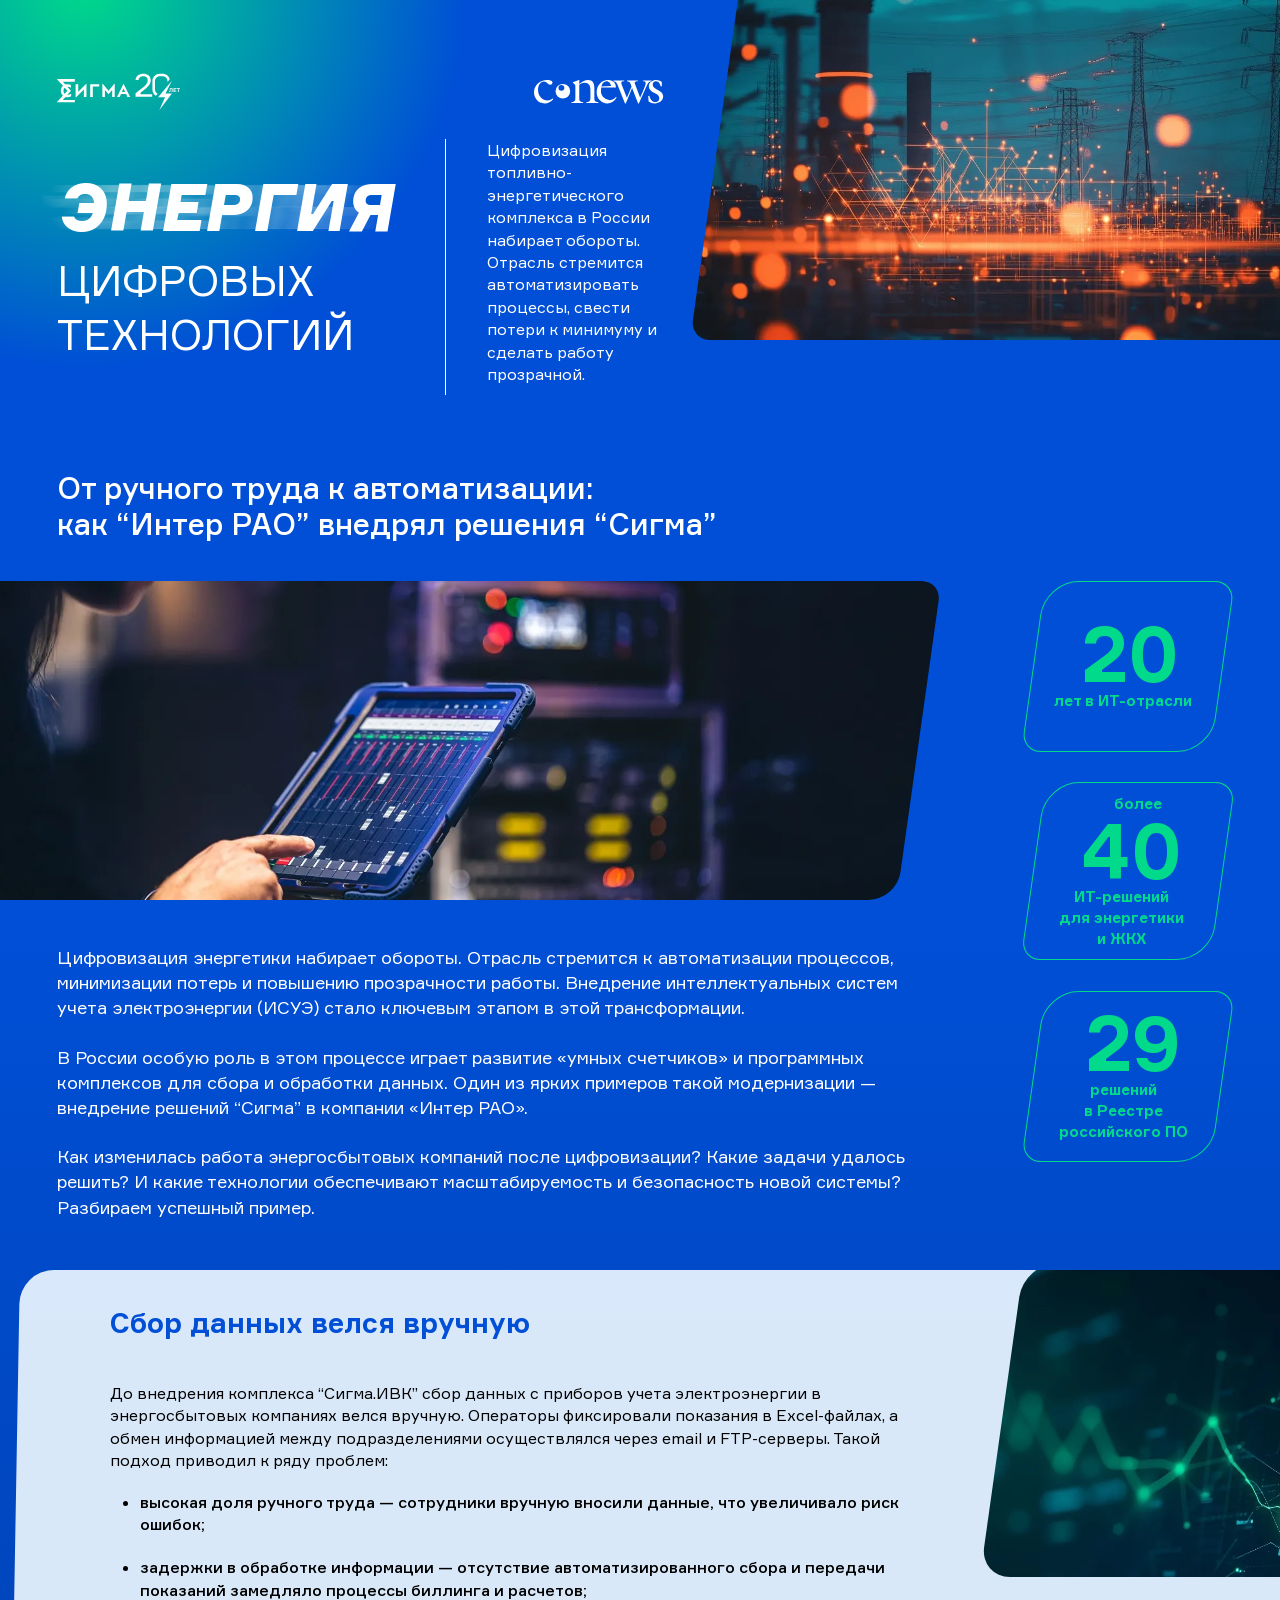
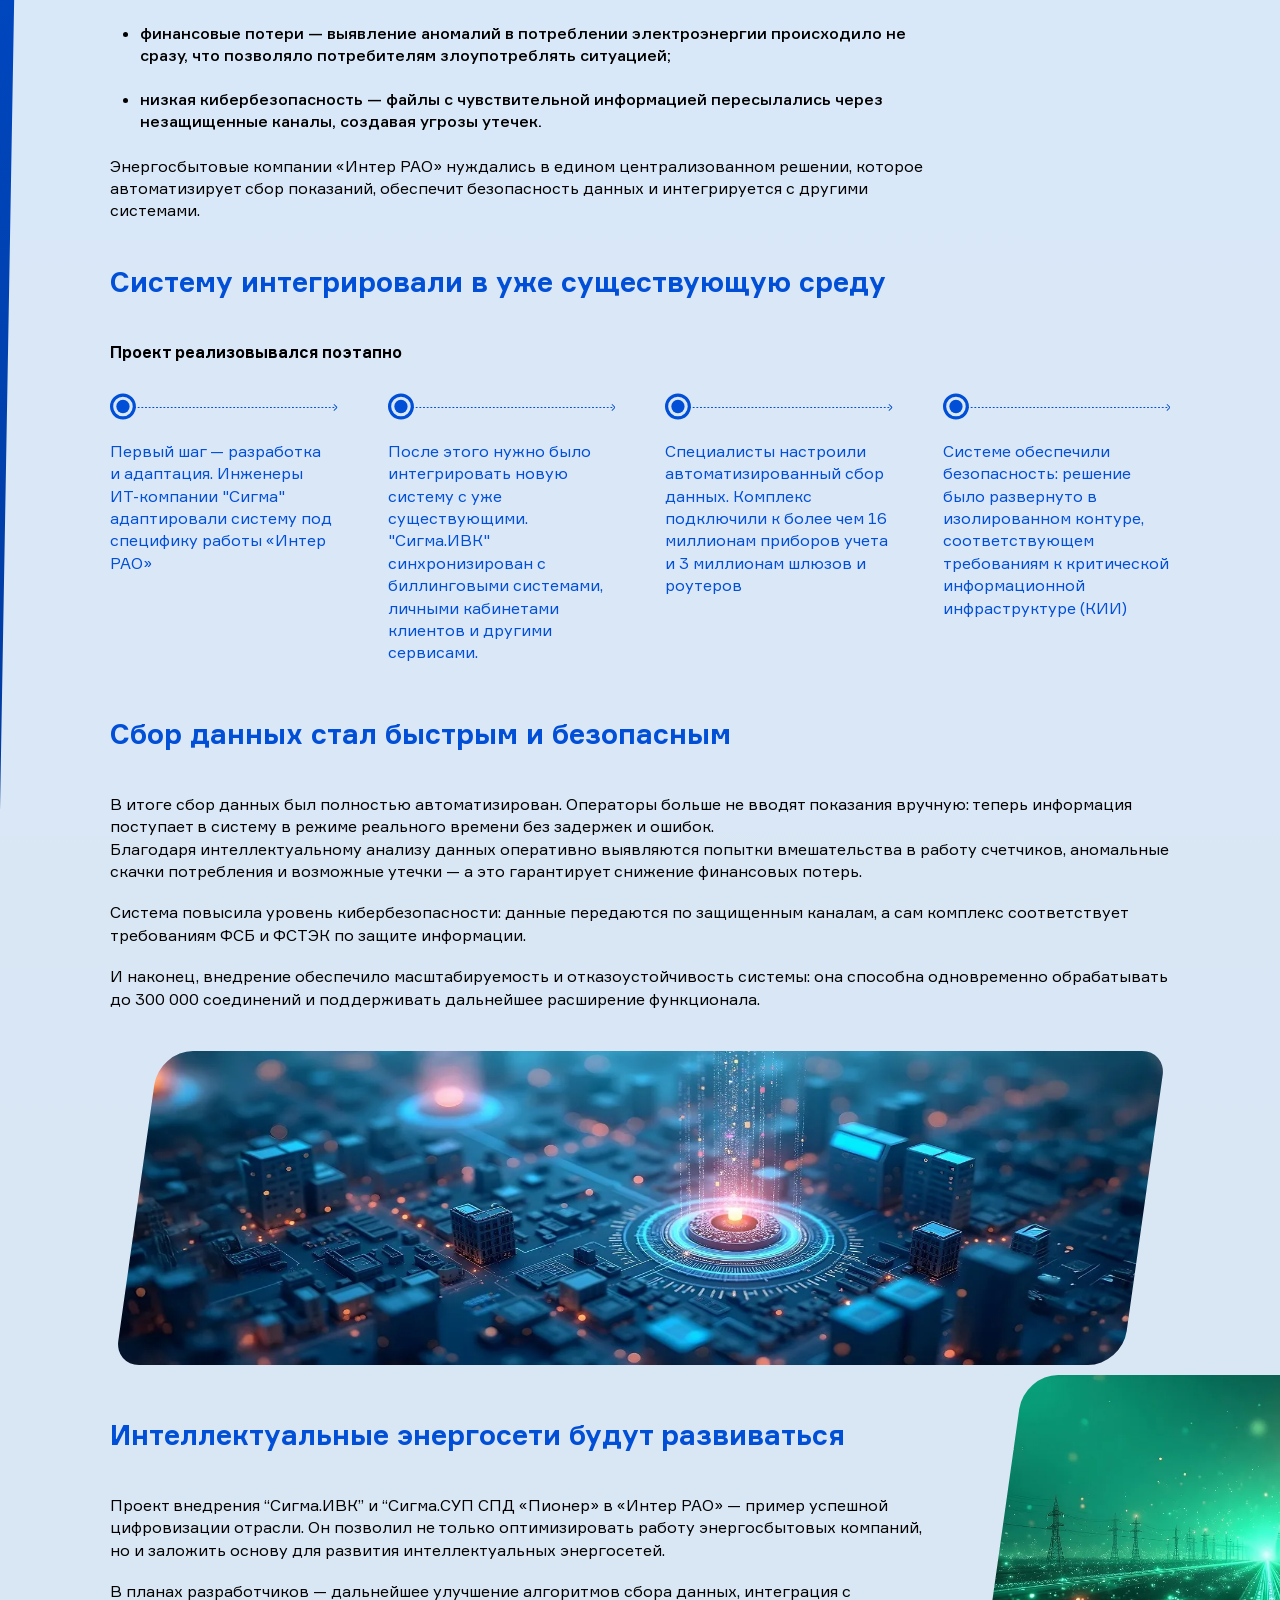
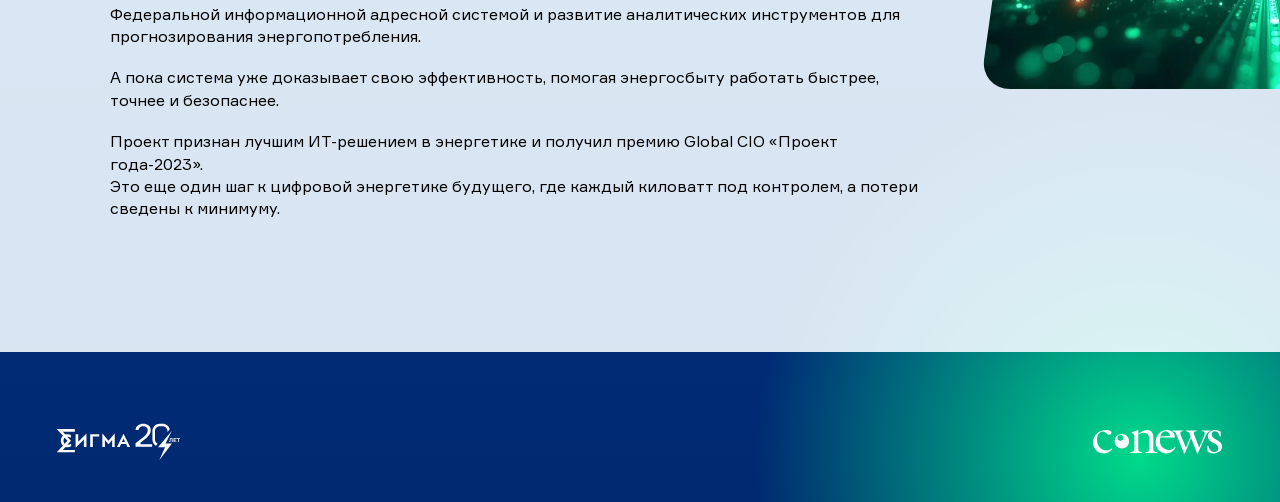
<file: public/article.html>
<!DOCTYPE html>
<html lang="ru">
  <head>
    <meta charset="UTF-8">
    <meta name="viewport" content="width=device-width, initial-scale=1.0">
    <meta name="description" content="C3Solutions">
    <meta name="keywords" content="">
    <link href="css/main.min.css" rel="stylesheet" type="text/css">
    <title>Сигма статья</title>
  </head>
  <body>
    <header class="header header--blob-position">
      <div class="header__blob blob"></div>
      <div class="header__outer">
        <div class="container header__container">
          <div class="header__wrapper">
            <div class="header__logos"><a class="header__logo-sigma" href="#" target="_blank">
                <svg width="123" height="40">
                  <use xlink:href="./images/sprite.svg#logo-sigma"></use>
                </svg></a><a class="header__logo-cnews" href="#" target="_blank">
                <svg width="130" height="24">
                  <use xlink:href="./images/sprite.svg#logo-cnews"></use>
                </svg></a></div>
            <div class="header__content">
              <div class="header__title">
                <p class="header__title-shadow"><span class="split-title">Энергия</span><img src="./images/title-shadow.png" alt="Энергия"></p>
                <p>цифровых технологий</p>
              </div>
              <div class="header__text">
                Цифровизация топливно-энергетического комплекса в&nbsp;России набирает обороты. Отрасль стремится автоматизировать
                процессы, свести потери к минимуму и сделать работу прозрачной.
              </div>
            </div>
          </div>
          <div class="header__image-wrapper">
            <picture>
              <source srcset="./images/hero-bg.webp 1x, ./images/hero-bg@2x.webp 2x" type="image/webp">
              <source srcset="./images/hero-bg.webp 1x, ./images/hero-bg@2x.webp 2x" type="image/webp"><img class="header__image" src="./images/hero-bg.jpg" srcset="./images/hero-bg.jpg 1x, ./images/hero-bg@2x.jpg 2x" alt="">
            </picture>
          </div>
        </div>
      </div>
    </header>
    <main class="main">
      <section class="article">
        <div class="article__blob blob"></div>
        <div class="container">
          <h2 class="article__title">От ручного труда к автоматизации: <br> как “Интер РАО” внедрял решения “Сигма”</h2>
          <div class="article-advantages">
            <div class="article-advantages__content">
              <div class="article-advantages__image-wrapper">
                <picture>
                  <source srcset="./images/article/1.webp 1x, ./images/article/1@2x.webp 2x" type="image/webp">
                  <source srcset="./images/article/1.webp 1x, ./images/article/1@2x.webp 2x" type="image/webp"><img class="article-advantages__image" src="./images/article/1.jpg" srcset="./images/article/1.jpg 1x, ./images/article/1@2x.jpg 2x" alt="">
                </picture>
              </div>
              <div class="article-advantages__text">
                <p>
                  Цифровизация энергетики набирает обороты. Отрасль стремится к автоматизации процессов, минимизации потерь и повышению
                  прозрачности работы. Внедрение интеллектуальных систем учета электроэнергии (ИСУЭ) стало ключевым
                  этапом в этой трансформации.
                </p>
                <p>
                  В России особую роль в этом процессе играет развитие «умных счетчиков» и программных комплексов для сбора и обработки
                  данных. Один из ярких примеров такой модернизации — внедрение решений “Сигма” в компании «Интер РАО».
                </p>
                <p>
                  Как изменилась работа энергосбытовых компаний после цифровизации? Какие задачи удалось решить? И какие технологии
                  обеспечивают масштабируемость и безопасность новой системы? Разбираем успешный пример.
                </p>
              </div>
            </div>
            <div class="article-advantages__sticky">
              <div class="article-advantages__items">
                <div class="advantages-card">
                  <div class="advantages-card__number">20</div>
                  <div class="advantages-card__text">лет в ИТ-отрасли</div>
                </div>
                <div class="advantages-card">
                  <div class="advantages-card__text">более</div>
                  <div class="advantages-card__number">40</div>
                  <div class="advantages-card__text">ИТ-решений для&nbsp;энергетики и&nbsp;ЖКХ</div>
                </div>
                <div class="advantages-card">
                  <div class="advantages-card__number">29</div>
                  <div class="advantages-card__text">решений в&nbsp;Реестре российского ПО</div>
                </div>
              </div>
            </div>
          </div>
        </div>
        <div class="article__skewed">
          <div class="container article__skewed-container">
            <div class="side-image">
              <div class="side-image__content">
                <h2 class="article__subtitle">Сбор данных велся вручную</h2>
                <p>
                  До внедрения комплекса “Сигма.ИВК” сбор данных с приборов учета электроэнергии в энергосбытовых компаниях велся вручную.
                  Операторы фиксировали показания в Excel-файлах, а обмен информацией между подразделениями осуществлялся через email и
                  FTP-серверы. Такой подход приводил к ряду проблем:
                </p>
                <ul>
                  <li>высокая доля ручного труда — сотрудники вручную вносили данные, что увеличивало риск ошибок;</li>
                  <li>
                    задержки в обработке информации — отсутствие автоматизированного сбора и передачи показаний замедляло
                    процессы биллинга и расчетов;
                  </li>
                  <li>
                    финансовые потери — выявление аномалий в потреблении электроэнергии происходило не сразу, что позволяло
                    потребителям злоупотреблять ситуацией;
                  </li>
                  <li>низкая кибербезопасность — файлы с чувствительной информацией пересылались через незащищенные каналы, создавая угрозы утечек.</li>
                </ul>
                <p>
                  Энергосбытовые компании «Интер РАО» нуждались в едином централизованном решении, которое автоматизирует сбор показаний,
                  обеспечит безопасность данных и интегрируется с другими системами.
                </p>
                <h2 class="article__subtitle">Систему интегрировали в уже существующую среду</h2>
              </div>
              <div class="side-image__image-wrapper">
                <picture>
                  <source srcset="./images/article/2.webp 1x, ./images/article/2@2x.webp 2x" type="image/webp">
                  <source srcset="./images/article/2.webp 1x, ./images/article/2@2x.webp 2x" type="image/webp"><img class="side-image__image" src="./images/article/2.jpg" srcset="./images/article/2.jpg 1x, ./images/article/2@2x.jpg 2x" alt="">
                </picture>
              </div>
            </div>
            <div class="steps">
              <div class="steps__title">Проект реализовывался поэтапно</div>
              <div class="steps__wrapper">
                <div class="steps__item">
                  <svg class="steps__icon">
                    <use xlink:href="./images/sprite.svg#dot-arrow"></use>
                  </svg>
                  <div class="steps__text">Первый шаг — разработка и&nbsp;адаптация. Инженеры <span style="white-space: nowrap;">ИТ-компании</span> "Сигма" адаптировали систему под специфику работы «Интер РАО»</div>
                </div>
                <div class="steps__item">
                  <svg class="steps__icon">
                    <use xlink:href="./images/sprite.svg#dot-arrow"></use>
                  </svg>
                  <div class="steps__text">
                    После этого нужно было интегрировать новую систему с уже существующими. "Сигма.ИВК" синхронизирован с биллинговыми
                    системами, личными кабинетами клиентов и другими сервисами.
                  </div>
                </div>
                <div class="steps__item">
                  <svg class="steps__icon">
                    <use xlink:href="./images/sprite.svg#dot-arrow"></use>
                  </svg>
                  <div class="steps__text">
                    Специалисты настроили автоматизированный сбор данных. Комплекс подключили к более чем 16 миллионам приборов
                    учета и 3 миллионам шлюзов и роутеров
                  </div>
                </div>
                <div class="steps__item">
                  <svg class="steps__icon">
                    <use xlink:href="./images/sprite.svg#dot-arrow"></use>
                  </svg>
                  <div class="steps__text">
                    Системе обеспечили безопасность: решение было развернуто в изолированном контуре, соответствующем требованиям
                    к критической информационной инфраструктуре (КИИ)
                  </div>
                </div>
              </div>
            </div>
            <h2 class="article__subtitle">Сбор данных стал быстрым и безопасным</h2>
            <p>
              В итоге сбор данных был полностью автоматизирован. Операторы больше не вводят показания вручную: теперь информация поступает
              в систему в режиме реального времени без задержек и ошибок. <br>
              Благодаря интеллектуальному анализу данных оперативно выявляются попытки вмешательства в работу счетчиков, аномальные
              скачки потребления и возможные утечки — а это гарантирует снижение финансовых потерь.
            </p>
            <p>
              Система повысила уровень кибербезопасности: данные передаются по защищенным каналам, а сам комплекс соответствует требованиям
              ФСБ и&nbsp;ФСТЭК по защите информации.
            </p>
            <p>
              И наконец, внедрение обеспечило масштабируемость и отказоустойчивость системы: она способна одновременно обрабатывать до
              300 000 соединений и поддерживать дальнейшее расширение функционала.
            </p>
            <div class="article__image-wrapper">
              <picture>
                <source srcset="./images/article/3.webp 1x, ./images/article/3@2x.webp 2x" type="image/webp">
                <source srcset="./images/article/3.webp 1x, ./images/article/3@2x.webp 2x" type="image/webp"><img class="article__image" src="./images/article/3.jpg" srcset="./images/article/3.jpg 1x, ./images/article/3@2x.jpg 2x" alt="">
              </picture>
            </div>
            <div class="side-image">
              <div class="side-image__content">
                <h2 class="article__subtitle">Интеллектуальные энергосети будут развиваться</h2>
                <p>
                  Проект внедрения “Сигма.ИВК” и “Сигма.СУП СПД «Пионер» в «Интер РАО» — пример успешной цифровизации&nbsp;отрасли.
                  Он позволил не только оптимизировать работу энергосбытовых компаний, но&nbsp;и&nbsp;заложить основу для развития
                  интеллектуальных энергосетей.
                </p>
                <p>
                  В планах разработчиков — дальнейшее улучшение алгоритмов сбора данных, интеграция с Федеральной информационной адресной
                  системой и развитие аналитических инструментов для прогнозирования энергопотребления.
                </p>
                <p>А пока система уже доказывает свою эффективность, помогая энергосбыту работать быстрее, точнее и&nbsp;безопаснее.</p>
                <p>
                  Проект признан лучшим ИТ-решением в энергетике и получил премию Global CIO «Проект года-2023». <br>
                  Это еще один шаг к цифровой энергетике будущего, где каждый киловатт под контролем, а потери сведены к&nbsp;минимуму.
                </p>
              </div>
              <div class="side-image__image-wrapper">
                <picture>
                  <source srcset="./images/article/4.webp 1x, ./images/article/4@2x.webp 2x" type="image/webp">
                  <source srcset="./images/article/4.webp 1x, ./images/article/4@2x.webp 2x" type="image/webp"><img class="side-image__image" src="./images/article/4.jpg" srcset="./images/article/4.jpg 1x, ./images/article/4@2x.jpg 2x" alt="">
                </picture>
              </div>
            </div>
          </div>
        </div>
        <footer class="footer">
          <div class="container">
            <div class="footer__logos"><a class="footer__logo-sigma" href="#" target="_blank">
                <svg width="123" height="40">
                  <use xlink:href="./images/sprite.svg#logo-sigma"></use>
                </svg></a><a class="footer__logo-cnews" href="#" target="_blank">
                <svg width="130" height="24">
                  <use xlink:href="./images/sprite.svg#logo-cnews"></use>
                </svg></a></div>
          </div>
        </footer>
      </section>
    </main>
  </body>
  <script src="js/main.min.js" defer></script>
</html>
</file>
<file: public/css/main.min.css>
@charset "UTF-8";@font-face{font-family:swiper-icons;src:url('data:application/font-woff;charset=utf-8;base64, [base64]//wADZ2x5ZgAAAywAAADMAAAD2MHtryVoZWFkAAABbAAAADAAAAA2E2+eoWhoZWEAAAGcAAAAHwAAACQC9gDzaG10eAAAAigAAAAZAAAArgJkABFsb2NhAAAC0AAAAFoAAABaFQAUGG1heHAAAAG8AAAAHwAAACAAcABAbmFtZQAAA/gAAAE5AAACXvFdBwlwb3N0AAAFNAAAAGIAAACE5s74hXjaY2BkYGAAYpf5Hu/j+W2+MnAzMYDAzaX6QjD6/4//Bxj5GA8AuRwMYGkAPywL13jaY2BkYGA88P8Agx4j+/8fQDYfA1AEBWgDAIB2BOoAeNpjYGRgYNBh4GdgYgABEMnIABJzYNADCQAACWgAsQB42mNgYfzCOIGBlYGB0YcxjYGBwR1Kf2WQZGhhYGBiYGVmgAFGBiQQkOaawtDAoMBQxXjg/wEGPcYDDA4wNUA2CCgwsAAAO4EL6gAAeNpj2M0gyAACqxgGNWBkZ2D4/wMA+xkDdgAAAHjaY2BgYGaAYBkGRgYQiAHyGMF8FgYHIM3DwMHABGQrMOgyWDLEM1T9/w8UBfEMgLzE////P/5//f/V/xv+r4eaAAeMbAxwIUYmIMHEgKYAYjUcsDAwsLKxc3BycfPw8jEQA/[base64]/uznmfPFBNODM2K7MTQ45YEAZqGP81AmGGcF3iPqOop0r1SPTaTbVkfUe4HXj97wYE+yNwWYxwWu4v1ugWHgo3S1XdZEVqWM7ET0cfnLGxWfkgR42o2PvWrDMBSFj/IHLaF0zKjRgdiVMwScNRAoWUoH78Y2icB/yIY09An6AH2Bdu/UB+yxopYshQiEvnvu0dURgDt8QeC8PDw7Fpji3fEA4z/PEJ6YOB5hKh4dj3EvXhxPqH/SKUY3rJ7srZ4FZnh1PMAtPhwP6fl2PMJMPDgeQ4rY8YT6Gzao0eAEA409DuggmTnFnOcSCiEiLMgxCiTI6Cq5DZUd3Qmp10vO0LaLTd2cjN4fOumlc7lUYbSQcZFkutRG7g6JKZKy0RmdLY680CDnEJ+UMkpFFe1RN7nxdVpXrC4aTtnaurOnYercZg2YVmLN/d/gczfEimrE/fs/bOuq29Zmn8tloORaXgZgGa78yO9/cnXm2BpaGvq25Dv9S4E9+5SIc9PqupJKhYFSSl47+Qcr1mYNAAAAeNptw0cKwkAAAMDZJA8Q7OUJvkLsPfZ6zFVERPy8qHh2YER+3i/BP83vIBLLySsoKimrqKqpa2hp6+jq6RsYGhmbmJqZSy0sraxtbO3sHRydnEMU4uR6yx7JJXveP7WrDycAAAAAAAH//wACeNpjYGRgYOABYhkgZgJCZgZNBkYGLQZtIJsFLMYAAAw3ALgAeNolizEKgDAQBCchRbC2sFER0YD6qVQiBCv/H9ezGI6Z5XBAw8CBK/m5iQQVauVbXLnOrMZv2oLdKFa8Pjuru2hJzGabmOSLzNMzvutpB3N42mNgZGBg4GKQYzBhYMxJLMlj4GBgAYow/P/PAJJhLM6sSoWKfWCAAwDAjgbRAAB42mNgYGBkAIIbCZo5IPrmUn0hGA0AO8EFTQAA');font-weight:400;font-style:normal}:root{--swiper-theme-color:#007aff}:host{position:relative;display:block;margin-left:auto;margin-right:auto;z-index:1}.swiper{margin-left:auto;margin-right:auto;position:relative;overflow:hidden;list-style:none;padding:0;z-index:1;display:block}.swiper-vertical>.swiper-wrapper{flex-direction:column}.swiper-wrapper{position:relative;width:100%;height:100%;z-index:1;display:flex;transition-property:transform;transition-timing-function:var(--swiper-wrapper-transition-timing-function,initial);box-sizing:content-box}.swiper-android .swiper-slide,.swiper-ios .swiper-slide,.swiper-wrapper{transform:translate3d(0,0,0)}.swiper-horizontal{touch-action:pan-y}.swiper-vertical{touch-action:pan-x}.swiper-slide{flex-shrink:0;width:100%;height:100%;position:relative;transition-property:transform;display:block}.swiper-slide-invisible-blank{visibility:hidden}.swiper-autoheight,.swiper-autoheight .swiper-slide{height:auto}.swiper-autoheight .swiper-wrapper{align-items:flex-start;transition-property:transform,height}.swiper-backface-hidden .swiper-slide{transform:translateZ(0);-webkit-backface-visibility:hidden;backface-visibility:hidden}.swiper-3d.swiper-css-mode .swiper-wrapper{perspective:1200px}.swiper-3d .swiper-wrapper{transform-style:preserve-3d}.swiper-3d{perspective:1200px}.swiper-3d .swiper-cube-shadow,.swiper-3d .swiper-slide{transform-style:preserve-3d}.swiper-css-mode>.swiper-wrapper{overflow:auto;scrollbar-width:none;-ms-overflow-style:none}.swiper-css-mode>.swiper-wrapper::-webkit-scrollbar{display:none}.swiper-css-mode>.swiper-wrapper>.swiper-slide{scroll-snap-align:start start}.swiper-css-mode.swiper-horizontal>.swiper-wrapper{scroll-snap-type:x mandatory}.swiper-css-mode.swiper-vertical>.swiper-wrapper{scroll-snap-type:y mandatory}.swiper-css-mode.swiper-free-mode>.swiper-wrapper{scroll-snap-type:none}.swiper-css-mode.swiper-free-mode>.swiper-wrapper>.swiper-slide{scroll-snap-align:none}.swiper-css-mode.swiper-centered>.swiper-wrapper::before{content:'';flex-shrink:0;order:9999}.swiper-css-mode.swiper-centered>.swiper-wrapper>.swiper-slide{scroll-snap-align:center center;scroll-snap-stop:always}.swiper-css-mode.swiper-centered.swiper-horizontal>.swiper-wrapper>.swiper-slide:first-child{margin-inline-start:var(--swiper-centered-offset-before)}.swiper-css-mode.swiper-centered.swiper-horizontal>.swiper-wrapper::before{height:100%;min-height:1px;width:var(--swiper-centered-offset-after)}.swiper-css-mode.swiper-centered.swiper-vertical>.swiper-wrapper>.swiper-slide:first-child{margin-block-start:var(--swiper-centered-offset-before)}.swiper-css-mode.swiper-centered.swiper-vertical>.swiper-wrapper::before{width:100%;min-width:1px;height:var(--swiper-centered-offset-after)}.swiper-3d .swiper-slide-shadow,.swiper-3d .swiper-slide-shadow-bottom,.swiper-3d .swiper-slide-shadow-left,.swiper-3d .swiper-slide-shadow-right,.swiper-3d .swiper-slide-shadow-top{position:absolute;left:0;top:0;width:100%;height:100%;pointer-events:none;z-index:10}.swiper-3d .swiper-slide-shadow{background:rgba(0,0,0,.15)}.swiper-3d .swiper-slide-shadow-left{background-image:linear-gradient(to left,rgba(0,0,0,.5),rgba(0,0,0,0))}.swiper-3d .swiper-slide-shadow-right{background-image:linear-gradient(to right,rgba(0,0,0,.5),rgba(0,0,0,0))}.swiper-3d .swiper-slide-shadow-top{background-image:linear-gradient(to top,rgba(0,0,0,.5),rgba(0,0,0,0))}.swiper-3d .swiper-slide-shadow-bottom{background-image:linear-gradient(to bottom,rgba(0,0,0,.5),rgba(0,0,0,0))}.swiper-lazy-preloader{width:42px;height:42px;position:absolute;left:50%;top:50%;margin-left:-21px;margin-top:-21px;z-index:10;transform-origin:50%;box-sizing:border-box;border:4px solid var(--swiper-preloader-color,var(--swiper-theme-color));border-radius:50%;border-top-color:transparent}.swiper-watch-progress .swiper-slide-visible .swiper-lazy-preloader,.swiper:not(.swiper-watch-progress) .swiper-lazy-preloader{animation:swiper-preloader-spin 1s infinite linear}.swiper-lazy-preloader-white{--swiper-preloader-color:#fff}.swiper-lazy-preloader-black{--swiper-preloader-color:#000}@keyframes swiper-preloader-spin{0%{transform:rotate(0)}100%{transform:rotate(360deg)}}.swiper-virtual .swiper-slide{-webkit-backface-visibility:hidden;transform:translateZ(0)}.swiper-virtual.swiper-css-mode .swiper-wrapper::after{content:'';position:absolute;left:0;top:0;pointer-events:none}.swiper-virtual.swiper-css-mode.swiper-horizontal .swiper-wrapper::after{height:1px;width:var(--swiper-virtual-size)}.swiper-virtual.swiper-css-mode.swiper-vertical .swiper-wrapper::after{width:1px;height:var(--swiper-virtual-size)}:root{--swiper-navigation-size:44px}.swiper-button-next,.swiper-button-prev{position:absolute;top:var(--swiper-navigation-top-offset,50%);width:calc(var(--swiper-navigation-size)/ 44 * 27);height:var(--swiper-navigation-size);margin-top:calc(0px - (var(--swiper-navigation-size)/ 2));z-index:10;cursor:pointer;display:flex;align-items:center;justify-content:center;color:var(--swiper-navigation-color,var(--swiper-theme-color))}.swiper-button-next.swiper-button-disabled,.swiper-button-prev.swiper-button-disabled{opacity:.35;cursor:auto;pointer-events:none}.swiper-button-next.swiper-button-hidden,.swiper-button-prev.swiper-button-hidden{opacity:0;cursor:auto;pointer-events:none}.swiper-navigation-disabled .swiper-button-next,.swiper-navigation-disabled .swiper-button-prev{display:none!important}.swiper-button-next svg,.swiper-button-prev svg{width:100%;height:100%;object-fit:contain;transform-origin:center}.swiper-rtl .swiper-button-next svg,.swiper-rtl .swiper-button-prev svg{transform:rotate(180deg)}.swiper-button-prev,.swiper-rtl .swiper-button-next{left:var(--swiper-navigation-sides-offset,10px);right:auto}.swiper-button-next,.swiper-rtl .swiper-button-prev{right:var(--swiper-navigation-sides-offset,10px);left:auto}.swiper-button-lock{display:none}.swiper-button-next:after,.swiper-button-prev:after{font-family:swiper-icons;font-size:var(--swiper-navigation-size);text-transform:none!important;letter-spacing:0;font-variant:initial;line-height:1}.swiper-button-prev:after,.swiper-rtl .swiper-button-next:after{content:'prev'}.swiper-button-next,.swiper-rtl .swiper-button-prev{right:var(--swiper-navigation-sides-offset,10px);left:auto}.swiper-button-next:after,.swiper-rtl .swiper-button-prev:after{content:'next'}.swiper-pagination{position:absolute;text-align:center;transition:.3s opacity;transform:translate3d(0,0,0);z-index:10}.swiper-pagination.swiper-pagination-hidden{opacity:0}.swiper-pagination-disabled>.swiper-pagination,.swiper-pagination.swiper-pagination-disabled{display:none!important}.swiper-horizontal>.swiper-pagination-bullets,.swiper-pagination-bullets.swiper-pagination-horizontal,.swiper-pagination-custom,.swiper-pagination-fraction{bottom:var(--swiper-pagination-bottom,8px);top:var(--swiper-pagination-top,auto);left:0;width:100%}.swiper-pagination-bullets-dynamic{overflow:hidden;font-size:0}.swiper-pagination-bullets-dynamic .swiper-pagination-bullet{transform:scale(.33);position:relative}.swiper-pagination-bullets-dynamic .swiper-pagination-bullet-active{transform:scale(1)}.swiper-pagination-bullets-dynamic .swiper-pagination-bullet-active-main{transform:scale(1)}.swiper-pagination-bullets-dynamic .swiper-pagination-bullet-active-prev{transform:scale(.66)}.swiper-pagination-bullets-dynamic .swiper-pagination-bullet-active-prev-prev{transform:scale(.33)}.swiper-pagination-bullets-dynamic .swiper-pagination-bullet-active-next{transform:scale(.66)}.swiper-pagination-bullets-dynamic .swiper-pagination-bullet-active-next-next{transform:scale(.33)}.swiper-pagination-bullet{width:var(--swiper-pagination-bullet-width,var(--swiper-pagination-bullet-size,8px));height:var(--swiper-pagination-bullet-height,var(--swiper-pagination-bullet-size,8px));display:inline-block;border-radius:var(--swiper-pagination-bullet-border-radius,50%);background:var(--swiper-pagination-bullet-inactive-color,#000);opacity:var(--swiper-pagination-bullet-inactive-opacity,.2)}button.swiper-pagination-bullet{border:none;margin:0;padding:0;box-shadow:none;-webkit-appearance:none;appearance:none}.swiper-pagination-clickable .swiper-pagination-bullet{cursor:pointer}.swiper-pagination-bullet:only-child{display:none!important}.swiper-pagination-bullet-active{opacity:var(--swiper-pagination-bullet-opacity,1);background:var(--swiper-pagination-color,var(--swiper-theme-color))}.swiper-pagination-vertical.swiper-pagination-bullets,.swiper-vertical>.swiper-pagination-bullets{right:var(--swiper-pagination-right,8px);left:var(--swiper-pagination-left,auto);top:50%;transform:translate3d(0,-50%,0)}.swiper-pagination-vertical.swiper-pagination-bullets .swiper-pagination-bullet,.swiper-vertical>.swiper-pagination-bullets .swiper-pagination-bullet{margin:var(--swiper-pagination-bullet-vertical-gap,6px) 0;display:block}.swiper-pagination-vertical.swiper-pagination-bullets.swiper-pagination-bullets-dynamic,.swiper-vertical>.swiper-pagination-bullets.swiper-pagination-bullets-dynamic{top:50%;transform:translateY(-50%);width:8px}.swiper-pagination-vertical.swiper-pagination-bullets.swiper-pagination-bullets-dynamic .swiper-pagination-bullet,.swiper-vertical>.swiper-pagination-bullets.swiper-pagination-bullets-dynamic .swiper-pagination-bullet{display:inline-block;transition:.2s transform,.2s top}.swiper-horizontal>.swiper-pagination-bullets .swiper-pagination-bullet,.swiper-pagination-horizontal.swiper-pagination-bullets .swiper-pagination-bullet{margin:0 var(--swiper-pagination-bullet-horizontal-gap,4px)}.swiper-horizontal>.swiper-pagination-bullets.swiper-pagination-bullets-dynamic,.swiper-pagination-horizontal.swiper-pagination-bullets.swiper-pagination-bullets-dynamic{left:50%;transform:translateX(-50%);white-space:nowrap}.swiper-horizontal>.swiper-pagination-bullets.swiper-pagination-bullets-dynamic .swiper-pagination-bullet,.swiper-pagination-horizontal.swiper-pagination-bullets.swiper-pagination-bullets-dynamic .swiper-pagination-bullet{transition:.2s transform,.2s left}.swiper-horizontal.swiper-rtl>.swiper-pagination-bullets-dynamic .swiper-pagination-bullet{transition:.2s transform,.2s right}.swiper-pagination-fraction{color:var(--swiper-pagination-fraction-color,inherit)}.swiper-pagination-progressbar{background:var(--swiper-pagination-progressbar-bg-color,rgba(0,0,0,.25));position:absolute}.swiper-pagination-progressbar .swiper-pagination-progressbar-fill{background:var(--swiper-pagination-color,var(--swiper-theme-color));position:absolute;left:0;top:0;width:100%;height:100%;transform:scale(0);transform-origin:left top}.swiper-rtl .swiper-pagination-progressbar .swiper-pagination-progressbar-fill{transform-origin:right top}.swiper-horizontal>.swiper-pagination-progressbar,.swiper-pagination-progressbar.swiper-pagination-horizontal,.swiper-pagination-progressbar.swiper-pagination-vertical.swiper-pagination-progressbar-opposite,.swiper-vertical>.swiper-pagination-progressbar.swiper-pagination-progressbar-opposite{width:100%;height:var(--swiper-pagination-progressbar-size,4px);left:0;top:0}.swiper-horizontal>.swiper-pagination-progressbar.swiper-pagination-progressbar-opposite,.swiper-pagination-progressbar.swiper-pagination-horizontal.swiper-pagination-progressbar-opposite,.swiper-pagination-progressbar.swiper-pagination-vertical,.swiper-vertical>.swiper-pagination-progressbar{width:var(--swiper-pagination-progressbar-size,4px);height:100%;left:0;top:0}.swiper-pagination-lock{display:none}.swiper-scrollbar{border-radius:var(--swiper-scrollbar-border-radius,10px);position:relative;touch-action:none;background:var(--swiper-scrollbar-bg-color,rgba(0,0,0,.1))}.swiper-scrollbar-disabled>.swiper-scrollbar,.swiper-scrollbar.swiper-scrollbar-disabled{display:none!important}.swiper-horizontal>.swiper-scrollbar,.swiper-scrollbar.swiper-scrollbar-horizontal{position:absolute;left:var(--swiper-scrollbar-sides-offset,1%);bottom:var(--swiper-scrollbar-bottom,4px);top:var(--swiper-scrollbar-top,auto);z-index:50;height:var(--swiper-scrollbar-size,4px);width:calc(100% - 2 * var(--swiper-scrollbar-sides-offset,1%))}.swiper-scrollbar.swiper-scrollbar-vertical,.swiper-vertical>.swiper-scrollbar{position:absolute;left:var(--swiper-scrollbar-left,auto);right:var(--swiper-scrollbar-right,4px);top:var(--swiper-scrollbar-sides-offset,1%);z-index:50;width:var(--swiper-scrollbar-size,4px);height:calc(100% - 2 * var(--swiper-scrollbar-sides-offset,1%))}.swiper-scrollbar-drag{height:100%;width:100%;position:relative;background:var(--swiper-scrollbar-drag-bg-color,rgba(0,0,0,.5));border-radius:var(--swiper-scrollbar-border-radius,10px);left:0;top:0}.swiper-scrollbar-cursor-drag{cursor:move}.swiper-scrollbar-lock{display:none}.swiper-zoom-container{width:100%;height:100%;display:flex;justify-content:center;align-items:center;text-align:center}.swiper-zoom-container>canvas,.swiper-zoom-container>img,.swiper-zoom-container>svg{max-width:100%;max-height:100%;object-fit:contain}.swiper-slide-zoomed{cursor:move;touch-action:none}.swiper .swiper-notification{position:absolute;left:0;top:0;pointer-events:none;opacity:0;z-index:-1000}.swiper-free-mode>.swiper-wrapper{transition-timing-function:ease-out;margin:0 auto}.swiper-grid>.swiper-wrapper{flex-wrap:wrap}.swiper-grid-column>.swiper-wrapper{flex-wrap:wrap;flex-direction:column}.swiper-fade.swiper-free-mode .swiper-slide{transition-timing-function:ease-out}.swiper-fade .swiper-slide{pointer-events:none;transition-property:opacity}.swiper-fade .swiper-slide .swiper-slide{pointer-events:none}.swiper-fade .swiper-slide-active{pointer-events:auto}.swiper-fade .swiper-slide-active .swiper-slide-active{pointer-events:auto}.swiper.swiper-cube{overflow:visible}.swiper-cube .swiper-slide{pointer-events:none;-webkit-backface-visibility:hidden;backface-visibility:hidden;z-index:1;visibility:hidden;transform-origin:0 0;width:100%;height:100%}.swiper-cube .swiper-slide .swiper-slide{pointer-events:none}.swiper-cube.swiper-rtl .swiper-slide{transform-origin:100% 0}.swiper-cube .swiper-slide-active,.swiper-cube .swiper-slide-active .swiper-slide-active{pointer-events:auto}.swiper-cube .swiper-slide-active,.swiper-cube .swiper-slide-next,.swiper-cube .swiper-slide-prev{pointer-events:auto;visibility:visible}.swiper-cube .swiper-cube-shadow{position:absolute;left:0;bottom:0;width:100%;height:100%;opacity:.6;z-index:0}.swiper-cube .swiper-cube-shadow:before{content:'';background:#000;position:absolute;left:0;top:0;bottom:0;right:0;filter:blur(50px)}.swiper-cube .swiper-slide-next+.swiper-slide{pointer-events:auto;visibility:visible}.swiper-cube .swiper-slide-shadow-cube.swiper-slide-shadow-bottom,.swiper-cube .swiper-slide-shadow-cube.swiper-slide-shadow-left,.swiper-cube .swiper-slide-shadow-cube.swiper-slide-shadow-right,.swiper-cube .swiper-slide-shadow-cube.swiper-slide-shadow-top{z-index:0;-webkit-backface-visibility:hidden;backface-visibility:hidden}.swiper.swiper-flip{overflow:visible}.swiper-flip .swiper-slide{pointer-events:none;-webkit-backface-visibility:hidden;backface-visibility:hidden;z-index:1}.swiper-flip .swiper-slide .swiper-slide{pointer-events:none}.swiper-flip .swiper-slide-active,.swiper-flip .swiper-slide-active .swiper-slide-active{pointer-events:auto}.swiper-flip .swiper-slide-shadow-flip.swiper-slide-shadow-bottom,.swiper-flip .swiper-slide-shadow-flip.swiper-slide-shadow-left,.swiper-flip .swiper-slide-shadow-flip.swiper-slide-shadow-right,.swiper-flip .swiper-slide-shadow-flip.swiper-slide-shadow-top{z-index:0;-webkit-backface-visibility:hidden;backface-visibility:hidden}.swiper-creative .swiper-slide{-webkit-backface-visibility:hidden;backface-visibility:hidden;overflow:hidden;transition-property:transform,opacity,height}.swiper.swiper-cards{overflow:visible}.swiper-cards .swiper-slide{transform-origin:center bottom;-webkit-backface-visibility:hidden;backface-visibility:hidden;overflow:hidden}@font-face{font-family:Formular;src:url(../fonts/Formular.eot);src:url(../fonts/Formular.eot?#iefix) format("embedded-opentype"),url(../fonts/Formular.woff) format("woff"),url(../fonts/Formular.woff2) format("woff2"),url(../fonts/Formular.ttf) format("truetype");font-style:normal;font-weight:400}@font-face{font-family:Formular;src:url(../fonts/Formular-Medium.eot);src:url(../fonts/Formular-Medium.eot?#iefix) format("embedded-opentype"),url(../fonts/Formular-Medium.woff) format("woff"),url(../fonts/Formular-Medium.woff2) format("woff2"),url(../fonts/Formular-Medium.ttf) format("truetype");font-style:normal;font-weight:500}@font-face{font-family:Formular;src:url(../fonts/Formular-Bold.eot);src:url(../fonts/Formular-Bold.eot?#iefix) format("embedded-opentype"),url(../fonts/Formular-Bold.woff) format("woff"),url(../fonts/Formular-Bold.woff2) format("woff2"),url(../fonts/Formular-Bold.ttf) format("truetype");font-style:normal;font-weight:700}@font-face{font-family:Formular;src:url(../fonts/Formular-BlackItalic.eot);src:url(../fonts/Formular-BlackItalic.eot?#iefix) format("embedded-opentype"),url(../fonts/Formular-BlackItalic.woff) format("woff"),url(../fonts/Formular-BlackItalic.woff2) format("woff2"),url(../fonts/Formular-BlackItalic.ttf) format("truetype");font-style:italic;font-weight:900}@-webkit-keyframes dash{0%{stroke-dashoffset:3000}100%{stroke-dashoffset:0}}@keyframes dash{0%{stroke-dashoffset:3000}100%{stroke-dashoffset:0}}*,::after,::before{-webkit-box-sizing:border-box;box-sizing:border-box}blockquote,body,dd,dl,figcaption,figure,h1,h2,h3,h4,h5,h6,li,ol,p,ul{margin:0}html{-moz-text-size-adjust:100%;-ms-text-size-adjust:100%;-o-text-size-adjust:100%;-webkit-text-size-adjust:100%;text-size-adjust:100%;scroll-behavior:smooth}body{min-height:100vh;scroll-behavior:smooth;text-rendering:optimizeSpeed;font-family:Formular,sans-serif;background:-webkit-gradient(linear,left top,left bottom,color-stop(25%,#004fd6),to(#002970));background:linear-gradient(180deg,#004fd6 25%,#002970 100%);color:#fff;font-weight:400;font-size:20px;line-height:1.4;-webkit-font-smoothing:antialiased;-moz-font-smoothing:antialiased;-o-font-smoothing:antialiased;-webkit-locale:auto;white-space:normal}.bottom-overflow{overflow:hidden}main{position:relative;z-index:1}a{color:#fff;text-decoration:none}svg{width:auto;height:auto}img{display:block;max-width:100%}button,input{-webkit-appearance:none}button,input,select,textarea{font:inherit;background-color:transparent;border:0;border-radius:0;outline:0}input,textarea{padding:0;margin:0}input:focus::-webkit-input-placeholder,textarea:focus::-webkit-input-placeholder{opacity:0}input:focus::-moz-placeholder,textarea:focus::-moz-placeholder{opacity:0}input:focus:-ms-input-placeholder,textarea:focus:-ms-input-placeholder{opacity:0}input:focus::-ms-input-placeholder,textarea:focus::-ms-input-placeholder{opacity:0}input:focus::placeholder,textarea:focus::placeholder{opacity:0}ol,ul{list-style:none;padding:0;margin:0}[hidden]{display:none!important}[data-state=mobile-menu] .header__menu-wrapper{-webkit-transform:translateX(0);-ms-transform:translateX(0);transform:translateX(0)}[data-state=mobile-menu] .overlay{opacity:1;pointer-events:auto}.token-mark-block{display:none;position:relative;z-index:20;max-width:1288px;width:100%;padding:0 20px;margin:30px auto 0;-webkit-box-sizing:border-box;box-sizing:border-box}.article-mark:hover+.token-info{opacity:1;pointer-events:auto}.token-info{position:absolute;left:0;bottom:100%;width:270px;border:2px solid #ff9c34;background:rgba(0,0,0,.7);-webkit-backdrop-filter:blur(11px);backdrop-filter:blur(11px);border-radius:2px;padding:20px 10px;opacity:0;pointer-events:none;-webkit-transition:.3s ease;transition:.3s ease}.token-info-item{display:block;color:#fff;font-size:12px;line-height:1.2}.token-info-item a{color:#fff;text-decoration:underline}.token-info-item a:hover{text-decoration:none}.overlay{position:fixed;inset:0;z-index:9;background-color:rgba(0,0,0,.8);opacity:0;pointer-events:none;-webkit-transition:.3s ease;transition:.3s ease}.swiper-nav{position:absolute;z-index:10;display:-webkit-box;display:-ms-flexbox;display:flex;-webkit-box-align:center;-ms-flex-align:center;align-items:center;-webkit-box-pack:justify;-ms-flex-pack:justify;justify-content:space-between;gap:10px;pointer-events:none}@media only screen and (max-width:991px){.swiper-nav{-webkit-box-pack:center;-ms-flex-pack:center;justify-content:center;gap:20px}}.swiper-nav .swiper-btn-next,.swiper-nav .swiper-btn-prev{position:relative;display:-webkit-box;display:-ms-flexbox;display:flex;-webkit-box-align:center;-ms-flex-align:center;align-items:center;-webkit-box-pack:center;-ms-flex-pack:center;justify-content:center;width:45px;height:37px;background-color:#ff9c34;border-radius:10px 6px 10px 6px;-webkit-transform:skewX(-8deg);-ms-transform:skewX(-8deg);transform:skewX(-8deg);cursor:pointer;pointer-events:auto;-webkit-transition:background-color .3s ease;transition:background-color .3s ease}.swiper-nav .swiper-btn-next:hover,.swiper-nav .swiper-btn-prev:hover{background-color:rgba(255,156,52,.7)}.swiper-nav .swiper-btn-next svg,.swiper-nav .swiper-btn-prev svg{-webkit-transform:skewX(8deg);-ms-transform:skewX(8deg);transform:skewX(8deg)}.swiper-nav .swiper-button-disabled{-webkit-filter:grayscale(100%);filter:grayscale(100%);cursor:default}.swiper-pagination{display:none;-webkit-box-align:center;-ms-flex-align:center;align-items:center;-webkit-box-pack:center;-ms-flex-pack:center;justify-content:center;gap:10px;position:absolute;top:unset!important;bottom:16px!important;z-index:12}@media only screen and (max-width:991px){.swiper-pagination{display:-webkit-box;display:-ms-flexbox;display:flex}}.swiper-pagination .swiper-pagination-bullet{width:20px;height:20px;opacity:.5;background-color:#fff;margin:0!important}.swiper-pagination .swiper-pagination-bullet-active{opacity:1}.container{max-width:1206px;width:100%;padding:0 20px;margin:0 auto;-webkit-box-sizing:border-box;box-sizing:border-box}@media only screen and (max-width:575px){.container{padding:0 15px}}.container--medium{max-width:1300px}.button{display:-webkit-inline-box;display:-ms-inline-flexbox;display:inline-flex;-webkit-box-align:center;-ms-flex-align:center;align-items:center;-webkit-box-pack:center;-ms-flex-pack:center;justify-content:center;max-width:155px;width:100%;padding:10px 20px;border-radius:10px;-webkit-box-sizing:border-box;box-sizing:border-box;background-color:#ff9c34;color:#fff;font-size:14px;font-weight:700;text-align:center;text-transform:uppercase;cursor:pointer;-webkit-transition:.3s ease;transition:.3s ease}.button:hover{background-color:rgba(255,156,52,.7)}.button-up{position:fixed;left:88.7%;bottom:35px;z-index:12;display:-webkit-box;display:-ms-flexbox;display:flex;-webkit-box-align:center;-ms-flex-align:center;align-items:center;-webkit-box-pack:center;-ms-flex-pack:center;justify-content:center;width:35px;height:35px;padding:5px;border-radius:3px;background-color:rgba(0,0,0,.2);opacity:0;pointer-events:none;-webkit-transition:background-color .3s ease;transition:background-color .3s ease;cursor:pointer}@media only screen and (max-width:991px){.button-up{bottom:15px}}.button-up--visible{opacity:1;pointer-events:auto}.button-up:hover{background-color:rgba(0,0,0,.7)}.title{color:#004fd6;font-weight:400;font-size:80px;line-height:1.18}@media only screen and (max-width:1279px){.title{font-size:calc(60px + (80 - 60) * (100vw - 992px)/ (1280 - 992))}}@media only screen and (max-width:991px){.title{font-size:calc(40px + (60 - 40) * (100vw - 768px)/ (992 - 768))}}@media only screen and (max-width:767px){.title{font-size:calc(22px + (40 - 22) * (100vw - 0px)/ (768 - 0))}}.blob{position:absolute;z-index:-1;width:80vw;height:80vw;background:radial-gradient(50% 50% at 50% 50%,#00da8a 0,rgba(0,218,138,0) 100%)}.header{position:relative}.header--blob-position .header__blob{top:-400px;left:-300px}@media only screen and (max-width:991px){.header--blob-position .header__blob{top:-55px;left:-200px}}@media only screen and (max-width:767px){.header--blob-position .header__blob{top:0;left:-140px}}@media only screen and (max-width:575px){.header--blob-position .header__blob{top:0;left:-80px}}.header__blob{top:0;left:0;width:60vw;height:60vw}.header__outer{overflow:hidden;padding:72px 0 20px}@media only screen and (max-width:1279px){.header__outer{padding:40px 0 20px}}@media only screen and (max-width:767px){.header__outer{padding:30px 0 20px}}.header__container{display:-webkit-box;display:-ms-flexbox;display:flex;-webkit-box-pack:justify;-ms-flex-pack:justify;justify-content:space-between;gap:50px}.header__wrapper{max-width:698px;width:100%}.header__logos{display:-webkit-box;display:-ms-flexbox;display:flex;-webkit-box-align:center;-ms-flex-align:center;align-items:center;-webkit-box-pack:justify;-ms-flex-pack:justify;justify-content:space-between;gap:20px}.header__logo-cnews,.header__logo-sigma{display:-webkit-inline-box;display:-ms-inline-flexbox;display:inline-flex;-webkit-box-align:center;-ms-flex-align:center;align-items:center;-webkit-transition:opacity .3s ease;transition:opacity .3s ease}.header__logo-cnews:hover,.header__logo-sigma:hover{opacity:.7}.header__content{display:-webkit-box;display:-ms-flexbox;display:flex;-webkit-box-align:center;-ms-flex-align:center;align-items:center;margin-top:27px}@media only screen and (max-width:1279px){.header__content{-webkit-box-orient:vertical;-webkit-box-direction:normal;-ms-flex-direction:column;flex-direction:column;-webkit-box-align:start;-ms-flex-align:start;align-items:flex-start}}@media only screen and (max-width:767px){.header__content{margin-top:50px}}.header__title{font-size:42px;line-height:1.3;text-transform:uppercase}@media only screen and (max-width:1279px){.header__title{font-size:calc(38px + (42 - 38) * (100vw - 992px)/ (1280 - 992))}}@media only screen and (max-width:991px){.header__title{font-size:calc(34px + (38 - 34) * (100vw - 768px)/ (992 - 768))}}@media only screen and (max-width:767px){.header__title{font-size:calc(28px + (34 - 28) * (100vw - 0px)/ (768 - 0))}}.header__title-shadow{position:relative;font-size:66px;line-height:1.4;font-weight:900;font-style:italic}@media only screen and (max-width:1279px){.header__title-shadow{font-size:calc(62px + (66 - 62) * (100vw - 992px)/ (1280 - 992))}}@media only screen and (max-width:991px){.header__title-shadow{font-size:calc(58px + (62 - 58) * (100vw - 768px)/ (992 - 768))}}@media only screen and (max-width:767px){.header__title-shadow{font-size:calc(54px + (58 - 54) * (100vw - 0px)/ (768 - 0))}}.header__title-shadow img{position:absolute;top:50%;bottom:0;left:-15px;-webkit-transform:translateY(-50%);-ms-transform:translateY(-50%);transform:translateY(-50%);height:50%;-o-object-fit:cover;object-fit:cover;opacity:0;-webkit-transition:opacity .3s ease;transition:opacity .3s ease}.header__title-shadow img.visible{opacity:1}.header__title-shadow .split-title{display:-webkit-box;display:-ms-flexbox;display:flex;min-width:340px;overflow:hidden;opacity:0}.header__title-shadow .split-title.visible{opacity:1}.header__title-shadow .char{-webkit-transform:translateY(100%);-ms-transform:translateY(100%);transform:translateY(100%);-webkit-transition:.3s ease;transition:.3s ease}.header__text{position:relative;font-size:16px;padding-left:42px;margin-left:48px}@media only screen and (max-width:1279px){.header__text{padding-left:0;padding-top:20px;margin-left:0;margin-top:20px}}.header__text::before{position:absolute;top:0;left:0;content:"";display:block;width:1px;height:calc(100% + 10px);background-color:#fff}@media only screen and (max-width:1279px){.header__text::before{width:100%;height:1px}}.header__image-wrapper{width:100%;height:340px;border-bottom-left-radius:20px;overflow:hidden;margin-top:-72px;margin-left:auto;margin-right:calc(-50vw + 542px);-webkit-transform:skewX(-8deg);-ms-transform:skewX(-8deg);transform:skewX(-8deg)}@media only screen and (max-width:1200px){.header__image-wrapper{margin-right:-45px}}@media only screen and (max-width:767px){.header__image-wrapper{position:absolute;top:0;z-index:-1;-webkit-transform:skewX(0);-ms-transform:skewX(0);transform:skewX(0);height:100px;border-radius:0 0 20px 20px;margin-top:0;margin-right:-20px;margin-left:-20px}}@media only screen and (max-width:575px){.header__image-wrapper{margin-right:-15px;margin-left:-15px}}.header__image{width:100%;height:100%;-o-object-fit:cover;object-fit:cover;-webkit-transform:skewX(8deg);-ms-transform:skewX(8deg);transform:skewX(8deg);margin-left:-23px}@media only screen and (max-width:767px){.header__image{-webkit-transform:skewX(0);-ms-transform:skewX(0);transform:skewX(0);margin-left:0}}.footer{position:relative;z-index:10;padding:70px 0 40px}@media only screen and (max-width:991px){.footer{padding:60px 0 30px}}.footer__container{position:relative}.footer__logos{display:-webkit-box;display:-ms-flexbox;display:flex;-webkit-box-align:center;-ms-flex-align:center;align-items:center;-webkit-box-pack:justify;-ms-flex-pack:justify;justify-content:space-between;gap:20px}.footer__logo-cnews,.footer__logo-sigma{display:-webkit-inline-box;display:-ms-inline-flexbox;display:inline-flex;-webkit-box-align:center;-ms-flex-align:center;align-items:center;-webkit-transition:opacity .3s ease;transition:opacity .3s ease}.footer__logo-cnews:hover,.footer__logo-sigma:hover{opacity:.7}.footer__adv{position:relative;margin-top:40px;cursor:pointer}.footer__adv:hover .footer__adv-tooltip{opacity:1;pointer-events:auto}.footer__adv span{display:-webkit-box;display:-ms-flexbox;display:flex;-webkit-box-align:center;-ms-flex-align:center;align-items:center;gap:8px;color:#fff;font-size:12px}.footer__adv span::before{content:"";width:5px;height:5px;background-color:#fff}.footer__adv-tooltip{position:absolute;left:0;bottom:100%;width:270px;border:2px solid #ff9c34;background:rgba(0,0,0,.7);-webkit-backdrop-filter:blur(11px);backdrop-filter:blur(11px);border-radius:2px;padding:20px 10px;opacity:0;pointer-events:none;-webkit-transition:.3s ease;transition:.3s ease}.footer__adv-tooltip-block{color:#fff;font-size:12px;line-height:1.2}.footer__adv-tooltip-block a{color:#fff;text-decoration:underline}.footer__adv-tooltip-block a:hover{text-decoration:none}.footer__adv-tooltip-block+.footer__adv-tooltip-block{margin-top:12px;padding-top:12px;border-top:1px solid #fff}.articles-card{max-width:930px;position:relative;display:-webkit-box;display:-ms-flexbox;display:flex;gap:48px;padding-left:50px}@media only screen and (max-width:1279px){.articles-card{-webkit-box-align:unset;-ms-flex-align:unset;align-items:unset;max-width:100%;padding-left:0}}@media only screen and (max-width:991px){.articles-card{gap:25px}}@media only screen and (max-width:767px){.articles-card{-webkit-box-orient:vertical;-webkit-box-direction:normal;-ms-flex-direction:column;flex-direction:column}}.articles-card::before{content:"";position:absolute;top:0;bottom:0;left:100px;right:0;z-index:-1;display:block;border-radius:28px 20px 28px 20px;background-color:#001f4e;-webkit-transform:skewX(-8deg);-ms-transform:skewX(-8deg);transform:skewX(-8deg)}@media only screen and (max-width:1279px){.articles-card::before{left:0;border-radius:15px;-webkit-transform:skewX(0);-ms-transform:skewX(0);transform:skewX(0)}}.articles-card__type{position:absolute;right:80px;bottom:100%;width:155px;padding:8px 20px;background-color:#00da8a;border-radius:12px 12px 0 0;font-size:11px;font-weight:700;text-align:center;text-transform:uppercase}@media only screen and (max-width:767px){.articles-card__type{right:unset;left:20px}}.articles-card__image-wrapper{min-width:316px;max-width:316px;height:100%;border-radius:30px 24px 30px 24px;overflow:hidden;-webkit-transform:skewX(-8deg);-ms-transform:skewX(-8deg);transform:skewX(-8deg);margin-top:-30px;margin-left:-30px}@media only screen and (max-width:1279px){.articles-card__image-wrapper{height:auto;border-radius:15px;-webkit-transform:skewX(0);-ms-transform:skewX(0);transform:skewX(0);margin-top:0;margin-left:0}}@media only screen and (max-width:767px){.articles-card__image-wrapper{-webkit-box-ordinal-group:2;-ms-flex-order:1;order:1;min-width:auto;max-width:100%}}.articles-card__image{max-width:calc(100% + 56px);width:calc(100% + 56px);height:100%;-o-object-fit:cover;object-fit:cover;margin-left:-28px;-webkit-transform:skewX(8deg);-ms-transform:skewX(8deg);transform:skewX(8deg)}@media only screen and (max-width:1279px){.articles-card__image{max-width:100%;width:100%;-webkit-transform:skewX(0);-ms-transform:skewX(0);transform:skewX(0);margin-left:0;aspect-ratio:unset}}@media only screen and (max-width:767px){.articles-card__image{aspect-ratio:16/9}}.articles-card__content{padding:42px 30px 30px 0}@media only screen and (max-width:1279px){.articles-card__content{padding-top:30px}}@media only screen and (max-width:767px){.articles-card__content{padding:30px 20px 0}}.articles-card__title{font-size:24px;line-height:1.2;font-weight:700}.articles-card__text{font-size:18px;margin-top:20px}.articles-card__button{margin-top:30px}.articles-card--reverse{-webkit-box-orient:horizontal;-webkit-box-direction:reverse;-ms-flex-direction:row-reverse;flex-direction:row-reverse;-webkit-box-pack:end;-ms-flex-pack:end;justify-content:flex-end;gap:25px;padding-left:0}@media only screen and (max-width:767px){.articles-card--reverse{-webkit-box-orient:vertical;-webkit-box-direction:normal;-ms-flex-direction:column;flex-direction:column}}.articles-card--reverse::before{width:76%;left:27px;right:unset}@media only screen and (max-width:1279px){.articles-card--reverse::before{width:auto;left:0;right:0}}.articles-card--reverse .articles-card__type{right:unset;left:92px}@media only screen and (max-width:767px){.articles-card--reverse .articles-card__type{left:20px}}.articles-card--reverse .articles-card__content{max-width:575px;padding:38px 30px 35px 93px}@media only screen and (max-width:1279px){.articles-card--reverse .articles-card__content{max-width:100%;padding:30px 0 30px 30px}}@media only screen and (max-width:767px){.articles-card--reverse .articles-card__content{padding:30px 20px 0}}.articles-card--reverse .articles-card__title{font-size:28px}.articles-card--reverse .articles-card__image-wrapper{margin-left:0}.articles-card--reverse .articles-card__image{max-width:calc(100% + 50px);width:calc(100% + 50px);margin-left:-25px}@media only screen and (max-width:1279px){.articles-card--reverse .articles-card__image{max-width:100%;width:100%;margin-left:0}}.articles-card--reverse .articles-card__button{margin-top:36px}.articles-card--high .articles-card__image-wrapper{min-width:295px;max-width:295px;margin-left:-10px}@media only screen and (max-width:1279px){.articles-card--high .articles-card__image-wrapper{margin-left:0}}@media only screen and (max-width:767px){.articles-card--high .articles-card__image-wrapper{min-width:auto;max-width:100%}}.articles-card--high .articles-card__image{max-width:calc(100% + 66px);width:calc(100% + 66px);margin-left:-33px}@media only screen and (max-width:1279px){.articles-card--high .articles-card__image{max-width:100%;width:100%;margin-left:0}}.articles-card--high .articles-card__content{padding:42px 75px 30px 0}@media only screen and (max-width:1279px){.articles-card--high .articles-card__content{padding-top:30px}}@media only screen and (max-width:767px){.articles-card--high .articles-card__content{padding:30px 20px 0}}.articles-card--quote{gap:36px}@media only screen and (max-width:767px){.articles-card--quote{-webkit-box-orient:vertical;-webkit-box-direction:normal;-ms-flex-direction:column;flex-direction:column;gap:15px}}.articles-card--quote::before{left:31%;background-color:transparent;border:1px solid #fff}@media only screen and (max-width:1279px){.articles-card--quote::before{left:0}}.articles-card--quote .articles-card__content{padding-top:48px}@media only screen and (max-width:1279px){.articles-card--quote .articles-card__content{padding-top:30px}}@media only screen and (max-width:767px){.articles-card--quote .articles-card__content{padding:30px 20px 30px;text-align:center}}@media only screen and (max-width:575px){.articles-card--quote .articles-card__content{padding-top:15px}}.articles-card--quote .articles-card__button{margin-top:54px}@media only screen and (max-width:1279px){.articles-card--quote .articles-card__button{margin-top:30px}}.articles-card--quote .articles-card__person{display:-webkit-box;display:-ms-flexbox;display:flex;-webkit-box-align:center;-ms-flex-align:center;align-items:center;gap:10px;margin-left:-50px}@media only screen and (max-width:1279px){.articles-card--quote .articles-card__person{margin-left:0;padding:20px 0 20px 30px}}@media only screen and (max-width:767px){.articles-card--quote .articles-card__person{-webkit-box-pack:center;-ms-flex-pack:center;justify-content:center;width:100%;padding:20px 20px 0}}@media only screen and (max-width:575px){.articles-card--quote .articles-card__person{-webkit-box-orient:vertical;-webkit-box-direction:normal;-ms-flex-direction:column;flex-direction:column;gap:20px}}.articles-card--quote .articles-card__person-data{min-width:130px}@media only screen and (max-width:575px){.articles-card--quote .articles-card__person-data{-webkit-box-ordinal-group:2;-ms-flex-order:1;order:1;text-align:center}}.articles-card--quote .articles-card__person-name{font-size:24px;line-height:1;font-weight:700}.articles-card--quote .articles-card__person-position{font-size:14px;font-weight:500;margin-top:20px}@media only screen and (max-width:575px){.articles-card--quote .articles-card__person-position{margin-top:10px}}.articles-card--quote .articles-card__person-image{min-width:208px;max-width:208px;height:208px;background-color:#d9d9d9;border-radius:50%;overflow:hidden}@media only screen and (max-width:991px){.articles-card--quote .articles-card__person-image{min-width:150px;max-width:150px;height:150px}}.articles-card--quote .articles-card__person-image img{width:100%;height:100%;-o-object-fit:cover;object-fit:cover}.articles-card--quote .articles-card__image{max-width:100%;width:100%;height:100%;aspect-ratio:unset;margin-left:unset;-webkit-transform:unset;-ms-transform:unset;transform:unset}.articles-card--quote .articles-card__person-image-quotes{position:relative}.articles-card--quote .articles-card__person-quotes{position:absolute;left:-23px;bottom:-60px;width:83px;height:102px}@media only screen and (max-width:1279px){.articles-card--quote .articles-card__person-quotes{left:-10px;bottom:-15px;width:50px;height:61px}}@media only screen and (max-width:991px){.articles-card--quote .articles-card__person-quotes{left:-13px;bottom:-30px}}@media only screen and (max-width:575px){.articles-card--quote .articles-card__person-quotes{left:-20px;bottom:-23px}}.advantages-card{max-width:190px;min-width:190px;min-height:171px;display:-webkit-box;display:-ms-flexbox;display:flex;-webkit-box-orient:vertical;-webkit-box-direction:normal;-ms-flex-direction:column;flex-direction:column;-webkit-box-align:center;-ms-flex-align:center;align-items:center;-webkit-box-pack:center;-ms-flex-pack:center;justify-content:center;gap:5px;border:1px solid #00da8a;border-radius:34px 20px 34px 20px;padding:10px 20px;-webkit-transform:skewX(-8deg);-ms-transform:skewX(-8deg);transform:skewX(-8deg)}@media only screen and (max-width:767px){.advantages-card{max-width:100%;min-width:auto}}@media only screen and (max-width:575px){.advantages-card{min-height:100px}}@media only screen and (max-width:1279px){.advantages-card--main{max-width:100%}}.advantages-card__number,.advantages-card__text{text-align:center;-webkit-transform:skewX(8deg);-ms-transform:skewX(8deg);transform:skewX(8deg)}.advantages-card__number{color:#00da8a;font-size:78px;line-height:.8;font-weight:700}@media only screen and (max-width:1279px){.advantages-card__number{font-size:calc(60px + (78 - 60) * (100vw - 992px)/ (1280 - 992))}}@media only screen and (max-width:991px){.advantages-card__number{font-size:calc(40px + (60 - 40) * (100vw - 768px)/ (992 - 768))}}@media only screen and (max-width:767px){.advantages-card__number{font-size:calc(22px + (40 - 22) * (100vw - 0px)/ (768 - 0))}}.advantages-card__text{color:#00da8a;font-size:15px;font-weight:700}@media only screen and (max-width:1279px){.advantages-card__text{font-size:calc(15px + (15 - 15) * (100vw - 992px)/ (1280 - 992))}}@media only screen and (max-width:991px){.advantages-card__text{font-size:calc(14px + (15 - 14) * (100vw - 768px)/ (992 - 768))}}@media only screen and (max-width:767px){.advantages-card__text{font-size:calc(13px + (14 - 13) * (100vw - 0px)/ (768 - 0))}}.articles{padding:137px 0 0}@media only screen and (max-width:1279px){.articles{padding:20px 0 0}}.articles__container{display:-webkit-box;display:-ms-flexbox;display:flex;-webkit-box-pack:justify;-ms-flex-pack:justify;justify-content:space-between;gap:20px}@media only screen and (max-width:1279px){.articles__container{-webkit-box-orient:vertical;-webkit-box-direction:normal;-ms-flex-direction:column;flex-direction:column}}.articles__cards{display:-webkit-box;display:-ms-flexbox;display:flex;-webkit-box-orient:vertical;-webkit-box-direction:normal;-ms-flex-direction:column;flex-direction:column;gap:133px}@media only screen and (max-width:1279px){.articles__cards{-webkit-box-ordinal-group:2;-ms-flex-order:1;order:1;gap:80px}}.articles__advantages{position:sticky;top:20px;display:-webkit-box;display:-ms-flexbox;display:flex;-webkit-box-orient:vertical;-webkit-box-direction:normal;-ms-flex-direction:column;flex-direction:column;gap:32px}@media only screen and (max-width:1279px){.articles__advantages{position:relative;top:0;display:-ms-grid;display:grid;-ms-grid-columns:(1fr)[3];grid-template-columns:repeat(3,1fr);gap:15px;padding-bottom:50px}}@media only screen and (max-width:575px){.articles__advantages{-ms-grid-columns:(1fr)[1];grid-template-columns:repeat(1,1fr)}}.scheme{padding:103px 0 0}@media only screen and (max-width:991px){.scheme{padding:60px 0 0;overflow:hidden}}@media only screen and (max-width:767px){.scheme{padding:40px 0 0}}.scheme__blob{top:50%;left:50%;-webkit-transform:translate(-50%,-50%);-ms-transform:translate(-50%,-50%);transform:translate(-50%,-50%);background:radial-gradient(50% 50% at 50% 50%,#00a4fd 0,rgba(0,164,253,0) 100%)}.scheme__title{max-width:685px;font-size:30px;line-height:1.2;font-weight:500}@media only screen and (max-width:1279px){.scheme__title{font-size:calc(26px + (30 - 26) * (100vw - 992px)/ (1280 - 992))}}@media only screen and (max-width:991px){.scheme__title{font-size:calc(24px + (26 - 24) * (100vw - 768px)/ (992 - 768))}}@media only screen and (max-width:767px){.scheme__title{font-size:calc(20px + (24 - 20) * (100vw - 0px)/ (768 - 0))}}.scheme__wrapper{position:relative;display:-webkit-box;display:-ms-flexbox;display:flex;-webkit-box-orient:vertical;-webkit-box-direction:normal;-ms-flex-direction:column;flex-direction:column;gap:177px;margin-top:61px}@media only screen and (max-width:991px){.scheme__wrapper{gap:50px;width:calc(100% + 40px);margin-top:40px;margin-left:-20px;padding:20px;-webkit-box-sizing:border-box;box-sizing:border-box}}@media only screen and (max-width:767px){.scheme__wrapper{gap:30px;margin-top:30px}}@media only screen and (max-width:991px){.scheme__wrapper::before{position:absolute;inset:0;content:"";display:block;background-color:rgba(0,31,78,.8);-webkit-backdrop-filter:blur(5px);backdrop-filter:blur(5px)}}.scheme__bg{position:absolute;top:45%;left:50%;-webkit-transform:translate(-50%,-50%);-ms-transform:translate(-50%,-50%);transform:translate(-50%,-50%);z-index:-1;max-width:816px;width:100%;height:100%}.scheme__bg img{width:100%;height:100%;-o-object-fit:contain;object-fit:contain}.scheme__row{display:-webkit-box;display:-ms-flexbox;display:flex;-webkit-box-pack:justify;-ms-flex-pack:justify;justify-content:space-between;gap:20px}@media only screen and (max-width:991px){.scheme__row{position:relative;display:-ms-grid;display:grid;-ms-grid-columns:(1fr)[2];grid-template-columns:repeat(2,1fr)}}@media only screen and (max-width:767px){.scheme__row{-ms-grid-columns:(1fr)[1];grid-template-columns:repeat(1,1fr);gap:30px}}.scheme__block{display:-webkit-box;display:-ms-flexbox;display:flex;-webkit-box-orient:vertical;-webkit-box-direction:normal;-ms-flex-direction:column;flex-direction:column;gap:11px}.scheme__item{display:-webkit-box;display:-ms-flexbox;display:flex;-webkit-box-align:center;-ms-flex-align:center;align-items:center;gap:10px;max-width:400px;width:100%;padding:10px 12px 10px 15px;border-radius:12px;background-color:rgba(255,255,255,.82);-webkit-transition:background-color .3s ease;transition:background-color .3s ease}@media only screen and (max-width:991px){.scheme__item{max-width:100%}}@media only screen and (max-width:575px){.scheme__item{padding:10px}}.scheme__item:not(.scheme__item--result):hover{background-color:rgba(255,255,255,.6)}.scheme__item--small{padding:1px 15px}.scheme__item--result{-webkit-box-align:start;-ms-flex-align:start;align-items:flex-start;border-radius:unset;background-color:transparent;padding:0}@media only screen and (max-width:991px){.scheme__item--result{-webkit-box-ordinal-group:0;-ms-flex-order:-1;order:-1}}.scheme__item--result .scheme__result{max-width:296px;min-width:296px;padding:5px 18px 5px 15px}@media only screen and (max-width:991px){.scheme__item--result .scheme__result{max-width:100%;min-width:auto;width:100%}}.scheme__item--result .scheme__result-icon{display:-webkit-box;display:-ms-flexbox;display:flex;-webkit-box-align:center;-ms-flex-align:center;align-items:center}.scheme__item--reverse{-webkit-box-orient:horizontal;-webkit-box-direction:reverse;-ms-flex-direction:row-reverse;flex-direction:row-reverse}@media only screen and (max-width:991px){.scheme__item--reverse{-webkit-box-orient:horizontal;-webkit-box-direction:normal;-ms-flex-direction:row;flex-direction:row}}.scheme__item--reverse .scheme__result{-webkit-box-orient:horizontal;-webkit-box-direction:reverse;-ms-flex-direction:row-reverse;flex-direction:row-reverse}@media only screen and (max-width:991px){.scheme__item--reverse .scheme__result{-webkit-box-orient:horizontal;-webkit-box-direction:normal;-ms-flex-direction:row;flex-direction:row}}.scheme__item--reverse .scheme__result-text{text-align:right}@media only screen and (max-width:991px){.scheme__item--reverse .scheme__result-text{text-align:left}}.scheme__item--align-end{-webkit-box-align:end;-ms-flex-align:end;align-items:flex-end}.scheme__image-wrapper{min-width:45px;max-width:45px}@media only screen and (max-width:575px){.scheme__image-wrapper{min-width:35px;max-width:35px}}.scheme__image{width:100%;height:100%;-o-object-fit:contain;object-fit:contain}.scheme__solution{min-width:72px;font-size:10px;line-height:1.1;color:#000}@media only screen and (max-width:767px){.scheme__solution{max-width:72px}}@media only screen and (max-width:575px){.scheme__solution{min-width:60px;max-width:60px}}.scheme__solution span{font-size:14px;font-weight:500}.scheme__description{color:#004fd6;font-size:14px;line-height:1.1;font-weight:700}@media only screen and (max-width:400px){.scheme__description{font-size:12px}}.scheme__result{display:-webkit-box;display:-ms-flexbox;display:flex;-webkit-box-align:center;-ms-flex-align:center;align-items:center;gap:10px;background-color:#00a4fd;border-radius:12px;padding:9px 18px}@media only screen and (max-width:991px){.scheme__angle-icon{display:none}}.scheme__angle-icon--top-right{-webkit-transform:scale(-1,1);-ms-transform:scale(-1,1);transform:scale(-1,1)}.scheme__angle-icon--bottom-left{-webkit-transform:scale(1,-1);-ms-transform:scale(1,-1);transform:scale(1,-1)}.scheme__angle-icon--bottom-right{-webkit-transform:scale(-1,-1);-ms-transform:scale(-1,-1);transform:scale(-1,-1)}.scheme__result-text{font-size:13px}.scheme__result-text span{font-size:17px}@media only screen and (max-width:575px){.scheme__result-text span{font-size:15px}}.carousel{padding:34px 0 0}.carousel__slider-wrapper{position:relative;max-width:860px;margin:0 auto}.carousel__slider .swiper-wrapper{padding:0 22px}@media only screen and (max-width:991px){.carousel__slider .swiper-wrapper{padding:0}}.carousel__slide{height:auto}.carousel__slide-wrapper{display:-webkit-box;display:-ms-flexbox;display:flex;-webkit-box-align:center;-ms-flex-align:center;align-items:center;gap:38px;width:calc(100% - 44px);min-height:330px;border:1px solid #fff;border-radius:28px 20px 28px 20px;-webkit-transform:skewX(-8deg);-ms-transform:skewX(-8deg);transform:skewX(-8deg);overflow:hidden}@media only screen and (max-width:991px){.carousel__slide-wrapper{width:100%;-webkit-transform:skewX(0);-ms-transform:skewX(0);transform:skewX(0)}}@media only screen and (max-width:767px){.carousel__slide-wrapper{min-height:auto;height:100%}}@media only screen and (max-width:575px){.carousel__slide-wrapper{-webkit-box-orient:vertical;-webkit-box-direction:normal;-ms-flex-direction:column;flex-direction:column;-webkit-box-pack:justify;-ms-flex-pack:justify;justify-content:space-between;gap:20px}}.carousel__image-wrapper,.carousel__text{-webkit-transform:skewX(8deg);-ms-transform:skewX(8deg);transform:skewX(8deg)}@media only screen and (max-width:991px){.carousel__image-wrapper,.carousel__text{-webkit-transform:skewX(0);-ms-transform:skewX(0);transform:skewX(0)}}.carousel__image-wrapper{-ms-flex-item-align:end;align-self:flex-end;display:-webkit-box;display:-ms-flexbox;display:flex;-webkit-box-align:end;-ms-flex-align:end;align-items:flex-end;-webkit-box-pack:center;-ms-flex-pack:center;justify-content:center;max-width:40%;min-width:40%}@media only screen and (max-width:991px){.carousel__image-wrapper{width:100%}}@media only screen and (max-width:767px){.carousel__image-wrapper{padding-top:30px}}@media only screen and (max-width:575px){.carousel__image-wrapper{max-width:100%;-webkit-box-ordinal-group:2;-ms-flex-order:1;order:1}}.carousel__image{margin:0 auto}@media only screen and (max-width:575px){.carousel__image{max-height:150px}}.carousel__nav{top:50%;left:-44px;right:-44px;-webkit-transform:translateY(-50%);-ms-transform:translateY(-50%);transform:translateY(-50%)}@media only screen and (max-width:991px){.carousel__nav{top:unset;left:0;right:0;bottom:-50px;-webkit-transform:unset;-ms-transform:unset;transform:unset}}.carousel__text{font-size:20px;line-height:1.2;font-weight:500;padding-top:33px;padding-right:45px}@media only screen and (max-width:991px){.carousel__text{padding-top:0}}@media only screen and (max-width:575px){.carousel__text{padding:20px 20px 0 20px}}.video{position:relative;padding:122px 0 54px}@media only screen and (max-width:991px){.video{padding:110px 0 30px}}@media only screen and (max-width:767px){.video{padding:90px 0 0}}.video__blob{top:30%;left:50%}.video__title{font-size:30px;line-height:1.2;font-weight:500}@media only screen and (max-width:1279px){.video__title{font-size:calc(26px + (30 - 26) * (100vw - 992px)/ (1280 - 992))}}@media only screen and (max-width:991px){.video__title{font-size:calc(24px + (26 - 24) * (100vw - 768px)/ (992 - 768))}}@media only screen and (max-width:767px){.video__title{font-size:calc(20px + (24 - 20) * (100vw - 0px)/ (768 - 0))}}.video__iframe{position:relative;border-radius:15px;overflow:hidden;max-width:1000px;margin:34px auto 0;aspect-ratio:16/9}.video__iframe video{position:absolute;inset:0;width:100%;height:100%}.video__poster{position:absolute;inset:0;z-index:1;cursor:pointer}.video__poster:hover .video__play{opacity:.7}.video__poster.hide{display:none}.video__poster img{width:100%;height:100%;-o-object-fit:cover;object-fit:cover;-o-object-position:right;object-position:right}.video__play{position:absolute;top:50%;left:50%;-webkit-transform:translate(-50%,-50%);-ms-transform:translate(-50%,-50%);transform:translate(-50%,-50%);display:-webkit-box;display:-ms-flexbox;display:flex;-webkit-box-align:center;-ms-flex-align:center;align-items:center;-webkit-box-pack:center;-ms-flex-pack:center;justify-content:center;width:103px;height:103px;border-radius:14px;background-color:rgba(255,255,255,.34);-webkit-backdrop-filter:blur(5px);backdrop-filter:blur(5px);-webkit-transition:opacity .3s ease;transition:opacity .3s ease}.article-advantages{display:-webkit-box;display:-ms-flexbox;display:flex;gap:114px;padding:39px 0 50px}@media only screen and (max-width:1279px){.article-advantages{gap:50px}}@media only screen and (max-width:767px){.article-advantages{-webkit-box-orient:vertical;-webkit-box-direction:normal;-ms-flex-direction:column;flex-direction:column;padding:20px 0 40px}}.article-advantages--interview .article-advantages__content{display:-webkit-box;display:-ms-flexbox;display:flex;-webkit-box-align:center;-ms-flex-align:center;align-items:center;gap:20px}@media only screen and (max-width:991px){.article-advantages--interview .article-advantages__content{-webkit-box-align:start;-ms-flex-align:start;align-items:flex-start}}@media only screen and (max-width:767px){.article-advantages--interview .article-advantages__content{-webkit-box-orient:vertical;-webkit-box-direction:normal;-ms-flex-direction:column;flex-direction:column;-webkit-box-align:center;-ms-flex-align:center;align-items:center}}.article-advantages--interview .article-advantages__image-wrapper{display:inline-block;min-width:25%;max-width:25%;border-radius:20px;-webkit-transform:unset;-ms-transform:unset;transform:unset;margin-left:0}@media only screen and (max-width:767px){.article-advantages--interview .article-advantages__image-wrapper{min-width:70%;max-width:70%}}.article-advantages--interview .article-advantages__image{max-width:100%;width:auto;-webkit-transform:unset;-ms-transform:unset;transform:unset;margin-left:0;aspect-ratio:1/1}.article-advantages--interview .article-advantages__text{font-size:22px;margin-top:0}@media only screen and (max-width:767px){.article-advantages__content{-webkit-box-ordinal-group:2;-ms-flex-order:1;order:1}}.article-advantages__items{display:-webkit-box;display:-ms-flexbox;display:flex;-webkit-box-orient:vertical;-webkit-box-direction:normal;-ms-flex-direction:column;flex-direction:column;gap:30px}@media only screen and (max-width:767px){.article-advantages__items{display:-ms-grid;display:grid;-ms-grid-columns:(1fr)[3];grid-template-columns:repeat(3,1fr);gap:15px}}@media only screen and (max-width:575px){.article-advantages__items{-ms-grid-columns:(1fr)[1];grid-template-columns:repeat(1,1fr)}}.article-advantages__image-wrapper{border-radius:0 20px 28px 0;-webkit-transform:skewX(-8deg);-ms-transform:skewX(-8deg);transform:skewX(-8deg);overflow:hidden;margin-left:calc(-50vw + 542px)}@media only screen and (max-width:1200px){.article-advantages__image-wrapper{margin-left:-45px}}.article-advantages__image{max-width:calc(100% + 76px);width:calc(100% + 76px);-o-object-fit:cover;object-fit:cover;-webkit-transform:skewX(8deg);-ms-transform:skewX(8deg);transform:skewX(8deg);margin-left:-38px;aspect-ratio:13/4}@media only screen and (max-width:767px){.article-advantages__image{aspect-ratio:13/5}}.article-advantages__text{font-size:18px;margin-top:45px}@media only screen and (max-width:767px){.article-advantages__text{margin-top:20px}}.article-advantages__text p+p{margin-top:24px}.side-image{display:-webkit-box;display:-ms-flexbox;display:flex;-webkit-box-align:start;-ms-flex-align:start;align-items:flex-start;gap:77px}@media only screen and (max-width:1279px){.side-image{-webkit-box-align:start;-ms-flex-align:start;align-items:flex-start;gap:40px}}@media only screen and (max-width:991px){.side-image{-webkit-box-orient:vertical;-webkit-box-direction:normal;-ms-flex-direction:column;flex-direction:column;gap:0}}.side-image+.article__subtitle{margin-top:21px}@media only screen and (max-width:1279px){.side-image+.article__subtitle{margin-top:11px}}@media only screen and (max-width:991px){.side-image+.article__subtitle{margin-top:30px}}@media only screen and (max-width:991px){.side-image+p{margin-top:19px}}@media only screen and (max-width:575px){.side-image+p{margin-top:10px}}.side-image__content{max-width:900px}.side-image__image-wrapper{max-width:600px;min-width:450px;width:100%;border-radius:34px 0 0 30px;-webkit-transform:skewX(-8deg);-ms-transform:skewX(-8deg);transform:skewX(-8deg);overflow:hidden;margin-right:-25vw}@media only screen and (max-width:1679px){.side-image__image-wrapper{margin-right:-22vw}}@media only screen and (max-width:1200px){.side-image__image-wrapper{margin-right:-95px}}@media only screen and (max-width:991px){.side-image__image-wrapper{max-width:95%;min-width:auto;width:auto;border-radius:34px 24px 34px 24px;margin:0 auto}}.side-image__image{max-width:calc(100% + 60px);width:calc(100% + 60px);-webkit-transform:skewX(8deg);-ms-transform:skewX(8deg);transform:skewX(8deg);margin-left:-30px;aspect-ratio:13/8;-o-object-fit:cover;object-fit:cover}@media only screen and (max-width:991px){.side-image__image{aspect-ratio:17/5}}.steps{padding-bottom:10px}.steps__title{font-size:16px;font-weight:700}.steps__wrapper{display:-ms-grid;display:grid;-ms-grid-columns:(1fr)[4];grid-template-columns:repeat(4,1fr);gap:50px;margin-top:26px}@media only screen and (max-width:991px){.steps__wrapper{-ms-grid-columns:(1fr)[2];grid-template-columns:repeat(2,1fr)}}@media only screen and (max-width:767px){.steps__wrapper{gap:20px}}@media only screen and (max-width:575px){.steps__wrapper{-ms-grid-columns:(1fr)[1];grid-template-columns:repeat(1,1fr)}}.steps__icon{width:100%;height:35px}@media only screen and (max-width:991px){.steps__icon{height:54px}}@media only screen and (max-width:767px){.steps__icon{height:42px}}@media only screen and (max-width:575px){.steps__icon{max-width:264px;height:30px}}.steps__text{color:#004fd6;font-size:16px;margin-top:10px}.article{position:relative;padding:65px 0 0;overflow:hidden}@media only screen and (max-width:767px){.article{padding:40px 0 0}}.article__blob{top:87%;right:-19vw;width:60vw;height:60vw}@media only screen and (max-width:991px){.article__blob{top:90%}}@media only screen and (max-width:767px){.article__blob{top:95%}}.article__title{max-width:753px;font-size:30px;line-height:1.2;font-weight:500}@media only screen and (max-width:1279px){.article__title{font-size:calc(26px + (30 - 26) * (100vw - 992px)/ (1280 - 992))}}@media only screen and (max-width:991px){.article__title{font-size:calc(24px + (26 - 24) * (100vw - 768px)/ (992 - 768))}}@media only screen and (max-width:767px){.article__title{font-size:calc(20px + (24 - 20) * (100vw - 0px)/ (768 - 0))}}.article__subtitle{color:#004fd6;font-size:28px;font-weight:700;margin-top:40px;margin-bottom:40px}@media only screen and (max-width:1279px){.article__subtitle{font-size:calc(24px + (28 - 24) * (100vw - 992px)/ (1280 - 992));margin-top:30px;margin-bottom:20px}}@media only screen and (max-width:991px){.article__subtitle{font-size:calc(20px + (24 - 20) * (100vw - 768px)/ (992 - 768))}}@media only screen and (max-width:767px){.article__subtitle{font-size:calc(18px + (20 - 18) * (100vw - 0px)/ (768 - 0))}}@media only screen and (max-width:575px){.article__subtitle{margin-bottom:10px}}.article__image-quote{display:-webkit-box;display:-ms-flexbox;display:flex;-webkit-box-align:center;-ms-flex-align:center;align-items:center;gap:20px;margin-top:40px}@media only screen and (max-width:1279px){.article__image-quote{margin-top:30px}}@media only screen and (max-width:575px){.article__image-quote{-webkit-box-align:start;-ms-flex-align:start;align-items:flex-start}}.article__image-quote-text{position:relative;font-size:20px}@media only screen and (max-width:575px){.article__image-quote-text{display:-webkit-box;display:-ms-flexbox;display:flex;-webkit-box-align:center;-ms-flex-align:center;align-items:center;gap:10px;font-size:14px}}.article__image-quote-person{display:-webkit-box;display:-ms-flexbox;display:flex;-webkit-box-orient:vertical;-webkit-box-direction:normal;-ms-flex-direction:column;flex-direction:column;gap:6px}.article__image-quote-person img{min-width:140px;max-width:140px;height:140px;border-radius:10px;-o-object-fit:cover;object-fit:cover}@media only screen and (max-width:575px){.article__image-quote-person img{min-width:80px;max-width:80px;height:80px}}.article__image-quote-person span{font-size:12px;text-align:center}.article__image-quote-icon{position:absolute;left:0;bottom:100%;min-width:50px;max-width:50px;height:61px}@media only screen and (max-width:575px){.article__image-quote-icon{min-width:30px;max-width:30px;height:37px;-webkit-box-ordinal-group:0;-ms-flex-order:-1;order:-1;position:relative;left:unset;bottom:unset}}.article__image-wrapper{max-width:95%;border-radius:34px 24px 34px 24px;overflow:hidden;-webkit-transform:skewX(-8deg);-ms-transform:skewX(-8deg);transform:skewX(-8deg);margin:41px auto 10px}@media only screen and (max-width:767px){.article__image-wrapper{margin:15px auto 10px}}.article__image{max-width:calc(100% + 60px);width:calc(100% + 60px);-webkit-transform:skewX(8deg);-ms-transform:skewX(8deg);transform:skewX(8deg);margin-left:-30px;aspect-ratio:17/5}.article__answer{background-color:#001f4e;border-radius:5px;color:#fff;padding:20px 10px}.article__skewed-container{margin-top:-7px;max-width:1100px}.article__skewed{position:relative;padding:0 0 113px;color:#000;font-size:16px;overflow:hidden}@media only screen and (max-width:991px){.article__skewed{padding:0 0 70px}}@media only screen and (max-width:767px){.article__skewed{padding:0 0 30px;font-size:14px}}.article__skewed::before{position:absolute;top:0;left:50px;z-index:-1;content:"";display:block;width:120vw;height:100%;background-color:rgba(241,250,255,.9);border-radius:34px 20px 34px 20px;-webkit-transform:skewX(-6deg);-ms-transform:skewX(-6deg);transform:skewX(-6deg)}@media only screen and (max-width:1679px){.article__skewed::before{-webkit-transform:skewX(-3deg);-ms-transform:skewX(-3deg);transform:skewX(-3deg);left:-40px}}@media only screen and (max-width:1439px){.article__skewed::before{-webkit-transform:skewX(-1deg);-ms-transform:skewX(-1deg);transform:skewX(-1deg);left:0}}@media only screen and (max-width:1279px){.article__skewed::before{width:100vw;border-radius:20px;-webkit-transform:skewX(0);-ms-transform:skewX(0);transform:skewX(0)}}.article__skewed p{margin-bottom:19px}@media only screen and (max-width:575px){.article__skewed p{margin-bottom:10px}}.article__skewed a{color:#004fd6;-webkit-transition:.3s ease;transition:.3s ease}.article__skewed a:hover{color:rgba(0,79,214,.7)}.article__skewed ul{list-style:inherit;padding-left:30px;margin-bottom:22px}.article__skewed ul li{font-weight:500}.article__skewed ul li+li{margin-top:21px}.article__home{color:#fff!important;margin-top:40px}@media only screen and (max-width:767px){.article__home{margin-top:20px}}@media only screen and (max-width:991px){.other-articles{padding-bottom:90px}}.other-articles__slider-wrapper{position:relative;max-width:1000px;margin:0 auto}.other-articles__slide{height:auto}.other-articles__slide-wrapper{display:block;height:100%;border-radius:20px;padding:20px 20px 40px;background-color:#001f4e;overflow:hidden}.other-articles__slide-wrapper:hover .other-articles__image-wrapper img{-webkit-transform:scale(1.05);-ms-transform:scale(1.05);transform:scale(1.05)}.other-articles__image-wrapper{width:100%;border-radius:20px;overflow:hidden}.other-articles__image-wrapper img{width:100%;height:100%;-o-object-fit:cover;object-fit:cover;aspect-ratio:16/9;-webkit-transition:.3s ease;transition:.3s ease}.other-articles__text{color:#fff;font-size:18px;line-height:1.2;margin-top:20px}.other-articles__nav{top:50%;left:-60px;right:-60px;-webkit-transform:translateY(-50%);-ms-transform:translateY(-50%);transform:translateY(-50%)}@media only screen and (max-width:1279px){.other-articles__nav{-webkit-box-pack:center;-ms-flex-pack:center;justify-content:center;gap:20px;top:unset;left:0;right:0;bottom:-50px;-webkit-transform:unset;-ms-transform:unset;transform:unset}}
/*# sourceMappingURL=maps/main.min.css.map */
</file>
